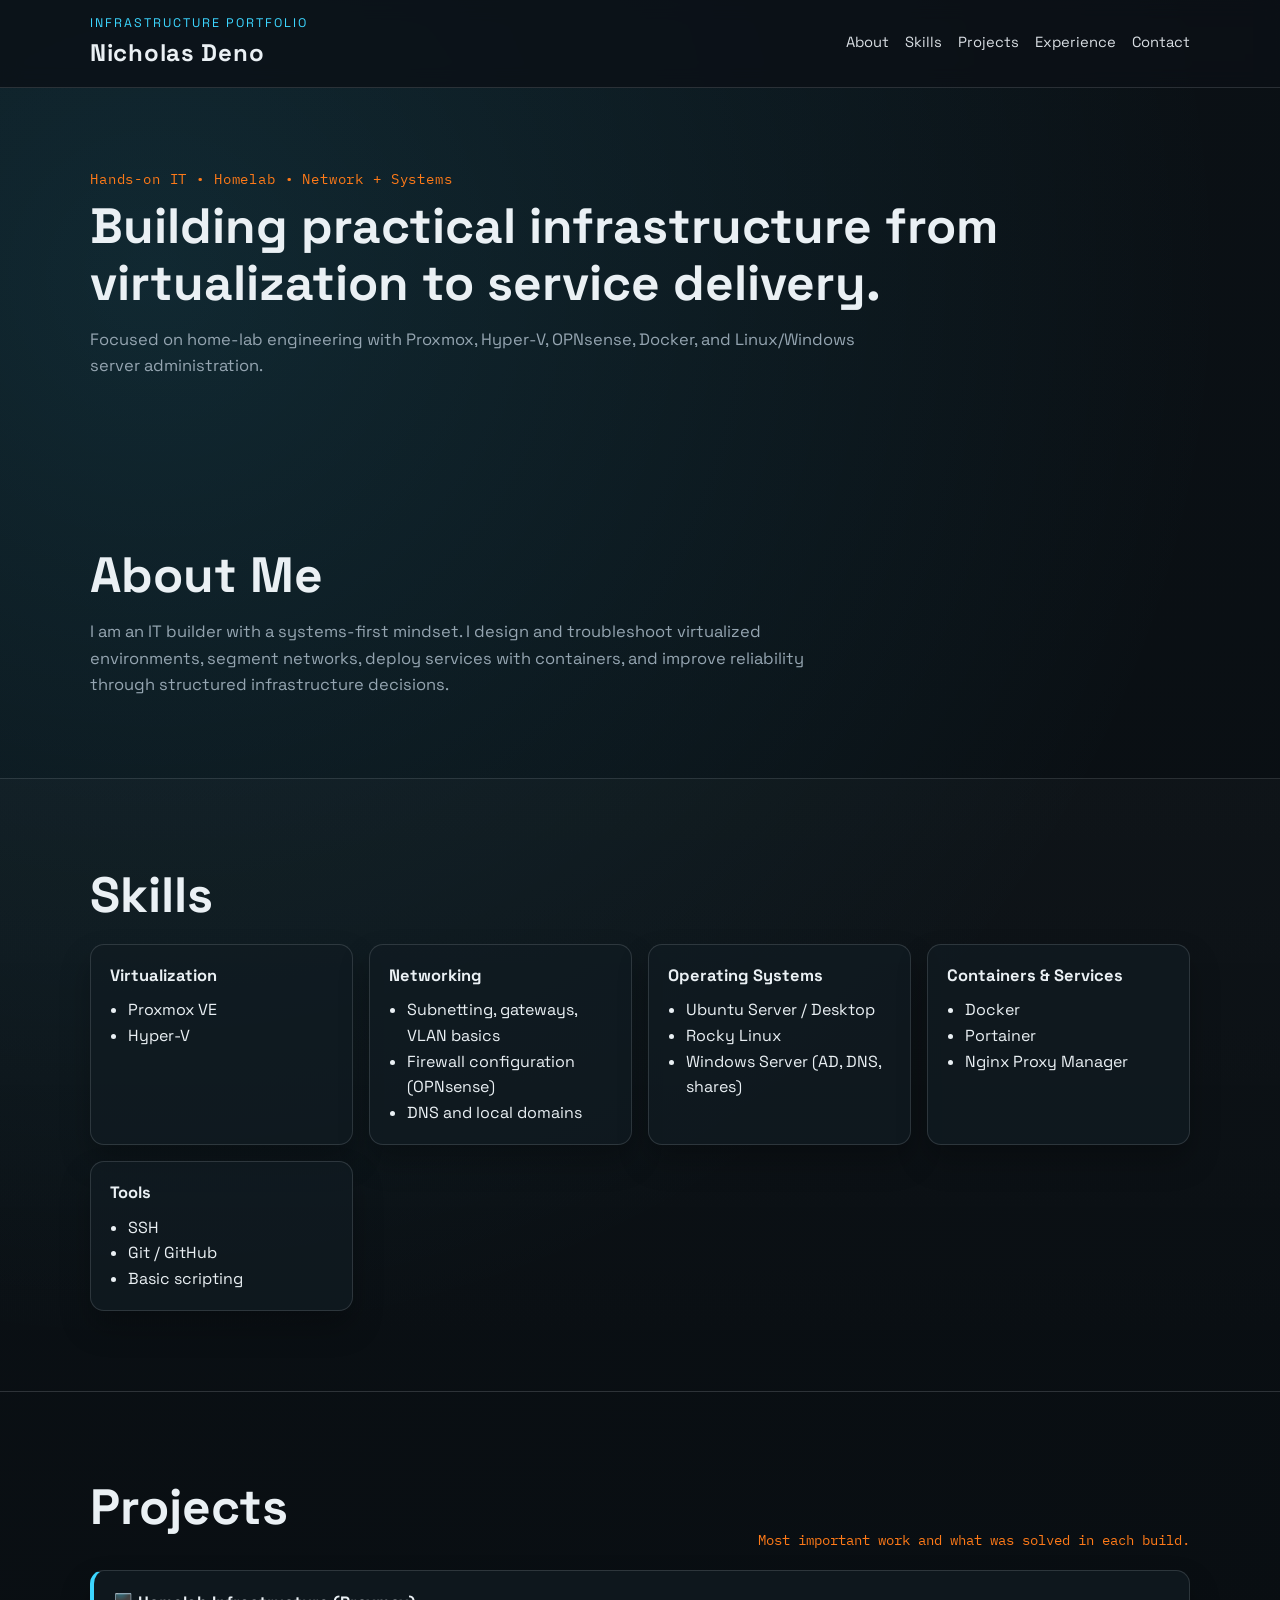
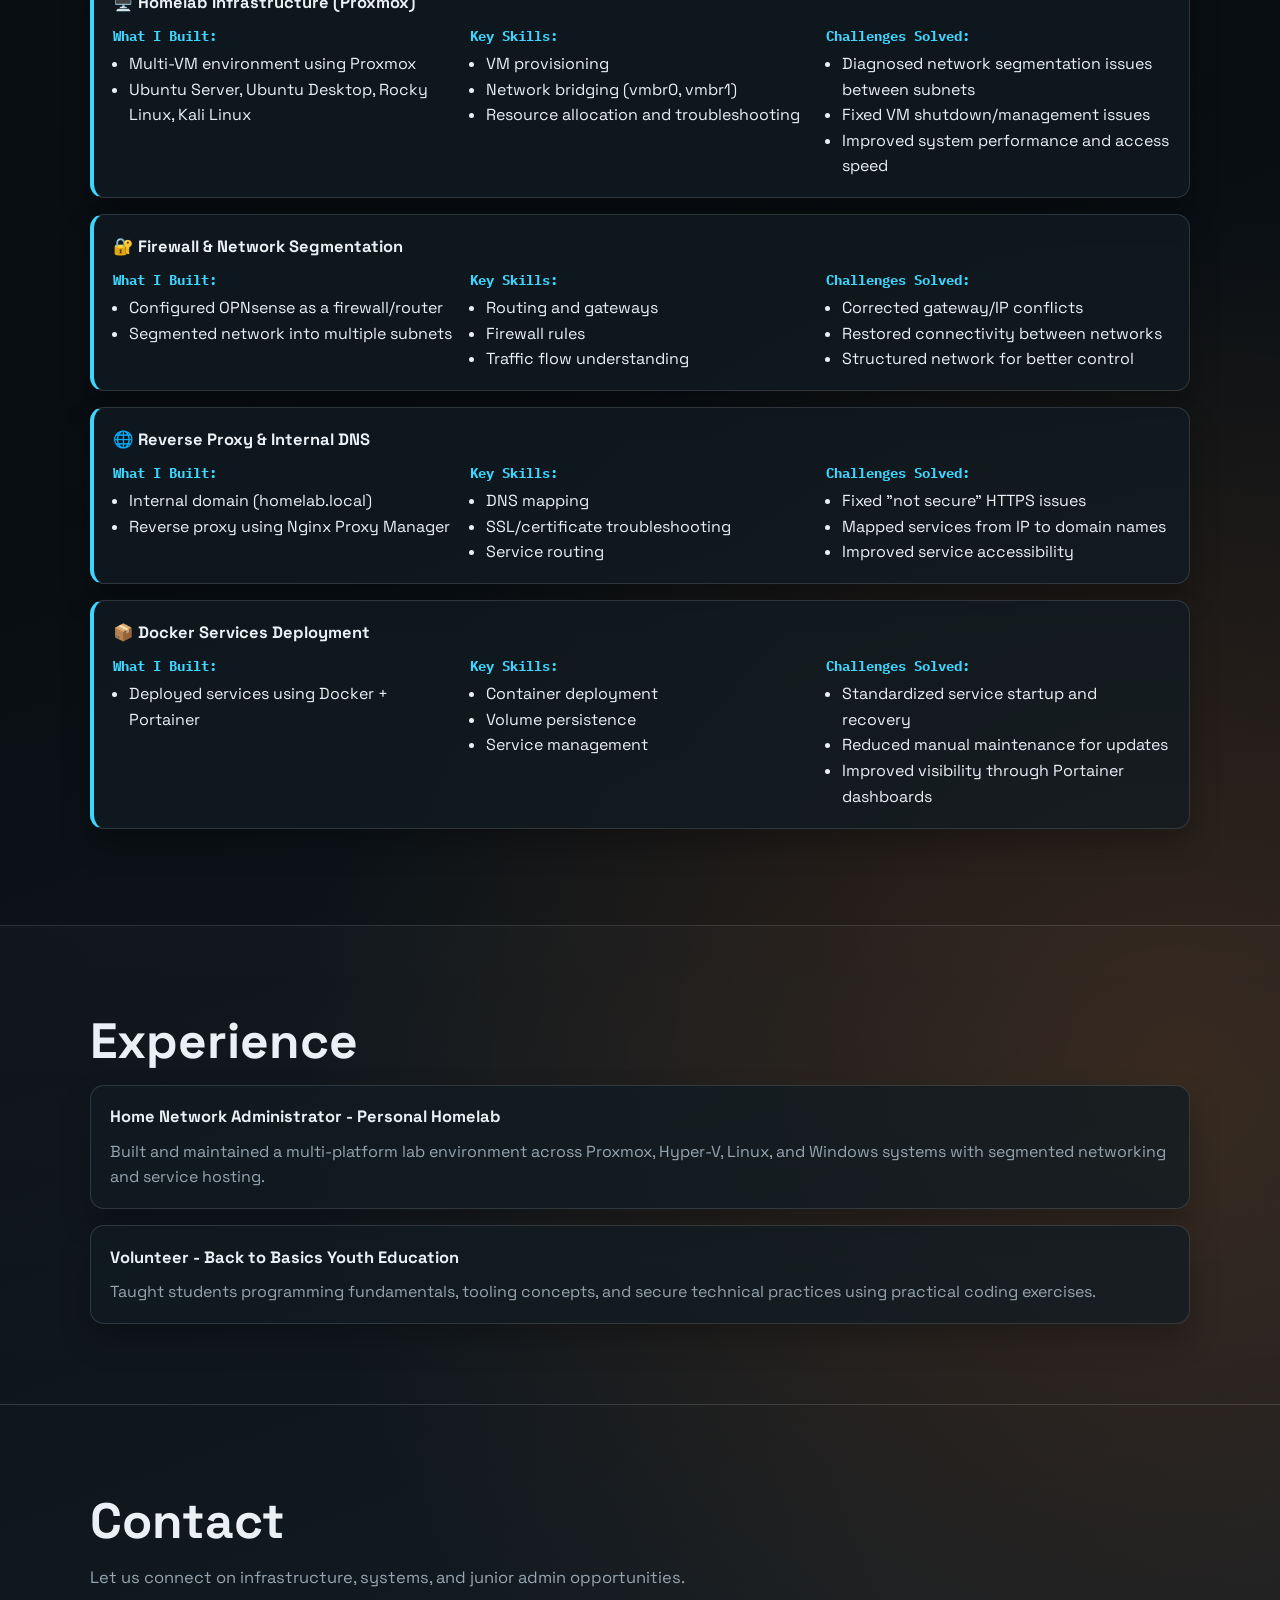
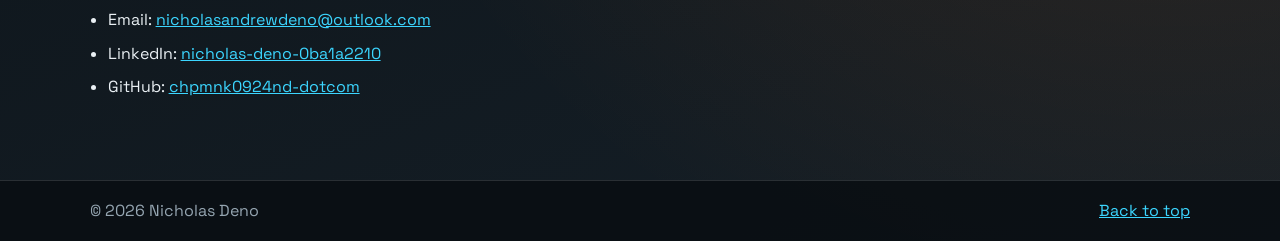
<file: index (2).html>
<!doctype html>
<html lang="en">
<head>
  <meta charset="utf-8" />
  <meta name="viewport" content="width=device-width,initial-scale=1" />
  <title>Nicholas Deno | Homelab Portfolio</title>
  <link rel="preconnect" href="https://fonts.googleapis.com">
  <link rel="preconnect" href="https://fonts.gstatic.com" crossorigin>
  <link href="https://fonts.googleapis.com/css2?family=Space+Grotesk:wght@400;500;600;700&family=IBM+Plex+Mono:wght@400;500&display=swap" rel="stylesheet">
  <link rel="stylesheet" href="styles.css" />
</head>
<body>
  <header class="site-header" id="top">
    <div class="container header-inner">
      <div class="brand-block">
        <p class="eyebrow">Infrastructure Portfolio</p>
        <h1>Nicholas Deno</h1>
      </div>
      <nav class="main-nav" aria-label="Main navigation">
        <a href="#about">About</a>
        <a href="#skills">Skills</a>
        <a href="#projects">Projects</a>
        <a href="#experience">Experience</a>
        <a href="#contact">Contact</a>
      </nav>
    </div>
  </header>

  <main>
    <section class="hero panel">
      <div class="container">
        <p class="hero-kicker">Hands-on IT • Homelab • Network + Systems</p>
        <h2>Building practical infrastructure from virtualization to service delivery.</h2>
        <p class="lead">Focused on home-lab engineering with Proxmox, Hyper-V, OPNsense, Docker, and Linux/Windows server administration.</p>
      </div>
    </section>

    <section id="about" class="panel">
      <div class="container">
        <h2>About Me</h2>
        <p class="lead">I am an IT builder with a systems-first mindset. I design and troubleshoot virtualized environments, segment networks, deploy services with containers, and improve reliability through structured infrastructure decisions.</p>
      </div>
    </section>

    <section id="skills" class="panel panel-alt">
      <div class="container">
        <h2>Skills</h2>
        <div class="skills-grid">
          <article class="skill-card reveal">
            <h3>Virtualization</h3>
            <ul>
              <li>Proxmox VE</li>
              <li>Hyper-V</li>
            </ul>
          </article>
          <article class="skill-card reveal">
            <h3>Networking</h3>
            <ul>
              <li>Subnetting, gateways, VLAN basics</li>
              <li>Firewall configuration (OPNsense)</li>
              <li>DNS and local domains</li>
            </ul>
          </article>
          <article class="skill-card reveal">
            <h3>Operating Systems</h3>
            <ul>
              <li>Ubuntu Server / Desktop</li>
              <li>Rocky Linux</li>
              <li>Windows Server (AD, DNS, shares)</li>
            </ul>
          </article>
          <article class="skill-card reveal">
            <h3>Containers &amp; Services</h3>
            <ul>
              <li>Docker</li>
              <li>Portainer</li>
              <li>Nginx Proxy Manager</li>
            </ul>
          </article>
          <article class="skill-card reveal">
            <h3>Tools</h3>
            <ul>
              <li>SSH</li>
              <li>Git / GitHub</li>
              <li>Basic scripting</li>
            </ul>
          </article>
        </div>
      </div>
    </section>

    <section id="projects" class="panel projects-section">
      <div class="container">
        <div class="section-head">
          <h2>Projects</h2>
          <p class="section-note">Most important work and what was solved in each build.</p>
        </div>

        <article class="project-card reveal">
          <h3>🖥️ Homelab Infrastructure (Proxmox)</h3>
          <div class="project-columns">
            <div>
              <h4>What I Built:</h4>
              <ul>
                <li>Multi-VM environment using Proxmox</li>
                <li>Ubuntu Server, Ubuntu Desktop, Rocky Linux, Kali Linux</li>
              </ul>
            </div>
            <div>
              <h4>Key Skills:</h4>
              <ul>
                <li>VM provisioning</li>
                <li>Network bridging (vmbr0, vmbr1)</li>
                <li>Resource allocation and troubleshooting</li>
              </ul>
            </div>
            <div>
              <h4>Challenges Solved:</h4>
              <ul>
                <li>Diagnosed network segmentation issues between subnets</li>
                <li>Fixed VM shutdown/management issues</li>
                <li>Improved system performance and access speed</li>
              </ul>
            </div>
          </div>
        </article>

        <article class="project-card reveal">
          <h3>🔐 Firewall &amp; Network Segmentation</h3>
          <div class="project-columns">
            <div>
              <h4>What I Built:</h4>
              <ul>
                <li>Configured OPNsense as a firewall/router</li>
                <li>Segmented network into multiple subnets</li>
              </ul>
            </div>
            <div>
              <h4>Key Skills:</h4>
              <ul>
                <li>Routing and gateways</li>
                <li>Firewall rules</li>
                <li>Traffic flow understanding</li>
              </ul>
            </div>
            <div>
              <h4>Challenges Solved:</h4>
              <ul>
                <li>Corrected gateway/IP conflicts</li>
                <li>Restored connectivity between networks</li>
                <li>Structured network for better control</li>
              </ul>
            </div>
          </div>
        </article>

        <article class="project-card reveal">
          <h3>🌐 Reverse Proxy &amp; Internal DNS</h3>
          <div class="project-columns">
            <div>
              <h4>What I Built:</h4>
              <ul>
                <li>Internal domain (homelab.local)</li>
                <li>Reverse proxy using Nginx Proxy Manager</li>
              </ul>
            </div>
            <div>
              <h4>Key Skills:</h4>
              <ul>
                <li>DNS mapping</li>
                <li>SSL/certificate troubleshooting</li>
                <li>Service routing</li>
              </ul>
            </div>
            <div>
              <h4>Challenges Solved:</h4>
              <ul>
                <li>Fixed "not secure" HTTPS issues</li>
                <li>Mapped services from IP to domain names</li>
                <li>Improved service accessibility</li>
              </ul>
            </div>
          </div>
        </article>

        <article class="project-card reveal">
          <h3>📦 Docker Services Deployment</h3>
          <div class="project-columns">
            <div>
              <h4>What I Built:</h4>
              <ul>
                <li>Deployed services using Docker + Portainer</li>
              </ul>
            </div>
            <div>
              <h4>Key Skills:</h4>
              <ul>
                <li>Container deployment</li>
                <li>Volume persistence</li>
                <li>Service management</li>
              </ul>
            </div>
            <div>
              <h4>Challenges Solved:</h4>
              <ul>
                <li>Standardized service startup and recovery</li>
                <li>Reduced manual maintenance for updates</li>
                <li>Improved visibility through Portainer dashboards</li>
              </ul>
            </div>
          </div>
        </article>
      </div>
    </section>

    <section id="experience" class="panel panel-alt">
      <div class="container">
        <h2>Experience</h2>
        <div class="experience-list">
          <article class="experience-item reveal">
            <h3>Home Network Administrator - Personal Homelab</h3>
            <p>Built and maintained a multi-platform lab environment across Proxmox, Hyper-V, Linux, and Windows systems with segmented networking and service hosting.</p>
          </article>
          <article class="experience-item reveal">
            <h3>Volunteer - Back to Basics Youth Education</h3>
            <p>Taught students programming fundamentals, tooling concepts, and secure technical practices using practical coding exercises.</p>
          </article>
        </div>
      </div>
    </section>

    <section id="contact" class="panel">
      <div class="container">
        <h2>Contact</h2>
        <p class="lead">Let us connect on infrastructure, systems, and junior admin opportunities.</p>
        <ul class="contact-list">
          <li>Email: <a href="mailto:nicholasandrewdeno@outlook.com">nicholasandrewdeno@outlook.com</a></li>
          <li>LinkedIn: <a href="https://www.linkedin.com/in/nicholas-deno-0ba1a2210/" target="_blank" rel="noopener">nicholas-deno-0ba1a2210</a></li>
          <li>GitHub: <a href="https://github.com/chpmnk0924nd-dotcom" target="_blank" rel="noopener">chpmnk0924nd-dotcom</a></li>
        </ul>
      </div>
    </section>
  </main>

  <footer class="site-footer">
    <div class="container footer-inner">
      <p>© 2026 Nicholas Deno</p>
      <a href="#top">Back to top</a>
    </div>
  </footer>

  <script src="script.js"></script>
</body>
</html>
</file>
<file: styles.css>
:root {
  --bg-main: #0b1116;
  --bg-alt: #111b22;
  --paper: #d9dee3;
  --text: #eaf0f4;
  --muted: #95a5b1;
  --accent: #3cd6ff;
  --accent-strong: #ff7a18;
  --line: rgba(234, 240, 244, 0.14);
  --card: rgba(17, 27, 34, 0.75);
}

* {
  box-sizing: border-box;
}

html,
body {
  margin: 0;
  padding: 0;
  min-height: 100%;
}

body {
  font-family: "Space Grotesk", "Segoe UI", sans-serif;
  color: var(--text);
  line-height: 1.6;
  background:
    radial-gradient(circle at 12% 8%, rgba(60, 214, 255, 0.12), transparent 32%),
    radial-gradient(circle at 92% 78%, rgba(255, 122, 24, 0.16), transparent 30%),
    linear-gradient(160deg, var(--bg-main), #090e12 55%, #151f27);
}

.container {
  width: min(1100px, 92vw);
  margin: 0 auto;
}

.site-header {
  position: sticky;
  top: 0;
  z-index: 20;
  border-bottom: 1px solid var(--line);
  backdrop-filter: blur(10px);
  background: rgba(11, 17, 22, 0.82);
}

.header-inner {
  display: flex;
  justify-content: space-between;
  align-items: center;
  gap: 1.2rem;
  padding: 0.9rem 0;
}

.brand-block h1 {
  margin: 0;
  font-size: clamp(1.2rem, 2.2vw, 1.5rem);
  letter-spacing: 0.03em;
}

.eyebrow {
  margin: 0;
  font-size: 0.78rem;
  text-transform: uppercase;
  letter-spacing: 0.16em;
  color: var(--accent);
}

.main-nav {
  display: flex;
  flex-wrap: wrap;
  justify-content: flex-end;
  gap: 1rem;
}

.main-nav a {
  color: var(--paper);
  text-decoration: none;
  font-size: 0.92rem;
  padding: 0.2rem 0;
  border-bottom: 2px solid transparent;
  transition: border-color 0.24s ease, color 0.24s ease;
}

.main-nav a:hover,
.main-nav a.active {
  color: var(--accent);
  border-bottom-color: var(--accent);
}

.panel {
  padding: clamp(2.5rem, 7vw, 5rem) 0;
}

.panel-alt {
  background: linear-gradient(180deg, rgba(255, 255, 255, 0.02), rgba(255, 255, 255, 0));
  border-top: 1px solid var(--line);
  border-bottom: 1px solid var(--line);
}

.hero {
  position: relative;
}

.hero-kicker {
  margin: 0;
  font-family: "IBM Plex Mono", monospace;
  color: var(--accent-strong);
  font-size: 0.88rem;
  letter-spacing: 0.06em;
}

h2 {
  margin: 0.4rem 0 1rem;
  font-size: clamp(1.8rem, 4.2vw, 3.1rem);
  line-height: 1.15;
}

.lead {
  margin: 0;
  max-width: 70ch;
  color: var(--muted);
  font-size: 1.03rem;
}

.skills-grid {
  margin-top: 1.3rem;
  display: grid;
  grid-template-columns: repeat(auto-fit, minmax(220px, 1fr));
  gap: 1rem;
}

.skill-card,
.project-card,
.experience-item {
  background: var(--card);
  border: 1px solid var(--line);
  border-radius: 14px;
  padding: 1.15rem 1.2rem;
  box-shadow: 0 16px 30px rgba(0, 0, 0, 0.25);
}

.skill-card h3,
.project-card h3,
.experience-item h3 {
  margin: 0 0 0.5rem;
  font-size: 1.03rem;
}

.skill-card ul,
.project-card ul,
.contact-list {
  margin: 0;
  padding-left: 1.1rem;
}

.section-head {
  display: flex;
  justify-content: space-between;
  align-items: flex-end;
  gap: 1rem;
  flex-wrap: wrap;
  margin-bottom: 1.2rem;
}

.section-note {
  margin: 0;
  color: var(--accent-strong);
  font-family: "IBM Plex Mono", monospace;
  font-size: 0.9rem;
}

.projects-section .project-card {
  margin-bottom: 1rem;
  border-left: 4px solid var(--accent);
}

.project-columns {
  display: grid;
  grid-template-columns: repeat(3, minmax(170px, 1fr));
  gap: 0.8rem;
}

.project-columns h4 {
  margin: 0 0 0.25rem;
  font-size: 0.9rem;
  color: var(--accent);
  font-family: "IBM Plex Mono", monospace;
}

.project-columns ul {
  margin: 0;
  padding-left: 1rem;
}

.experience-list {
  display: grid;
  gap: 1rem;
}

.experience-item p {
  margin: 0;
  color: var(--muted);
}

.contact-list {
  margin-top: 1rem;
  display: grid;
  gap: 0.5rem;
}

a {
  color: var(--accent);
}

.site-footer {
  border-top: 1px solid var(--line);
  background: rgba(9, 14, 18, 0.85);
}

.footer-inner {
  padding: 1.1rem 0;
  display: flex;
  justify-content: space-between;
  gap: 1rem;
  flex-wrap: wrap;
}

.footer-inner p {
  margin: 0;
  color: var(--muted);
}

.reveal {
  opacity: 0;
  transform: translateY(18px);
  transition: transform 0.55s ease, opacity 0.55s ease;
}

.reveal.visible {
  opacity: 1;
  transform: translateY(0);
}

@media (max-width: 900px) {
  .project-columns {
    grid-template-columns: 1fr;
  }
}

@media (max-width: 700px) {
  .header-inner {
    flex-direction: column;
    align-items: flex-start;
  }

  .main-nav {
    width: 100%;
    justify-content: flex-start;
  }

  .panel {
    padding: 2.4rem 0;
  }

  h2 {
    font-size: clamp(1.45rem, 8vw, 2.1rem);
  }
}
</file>
